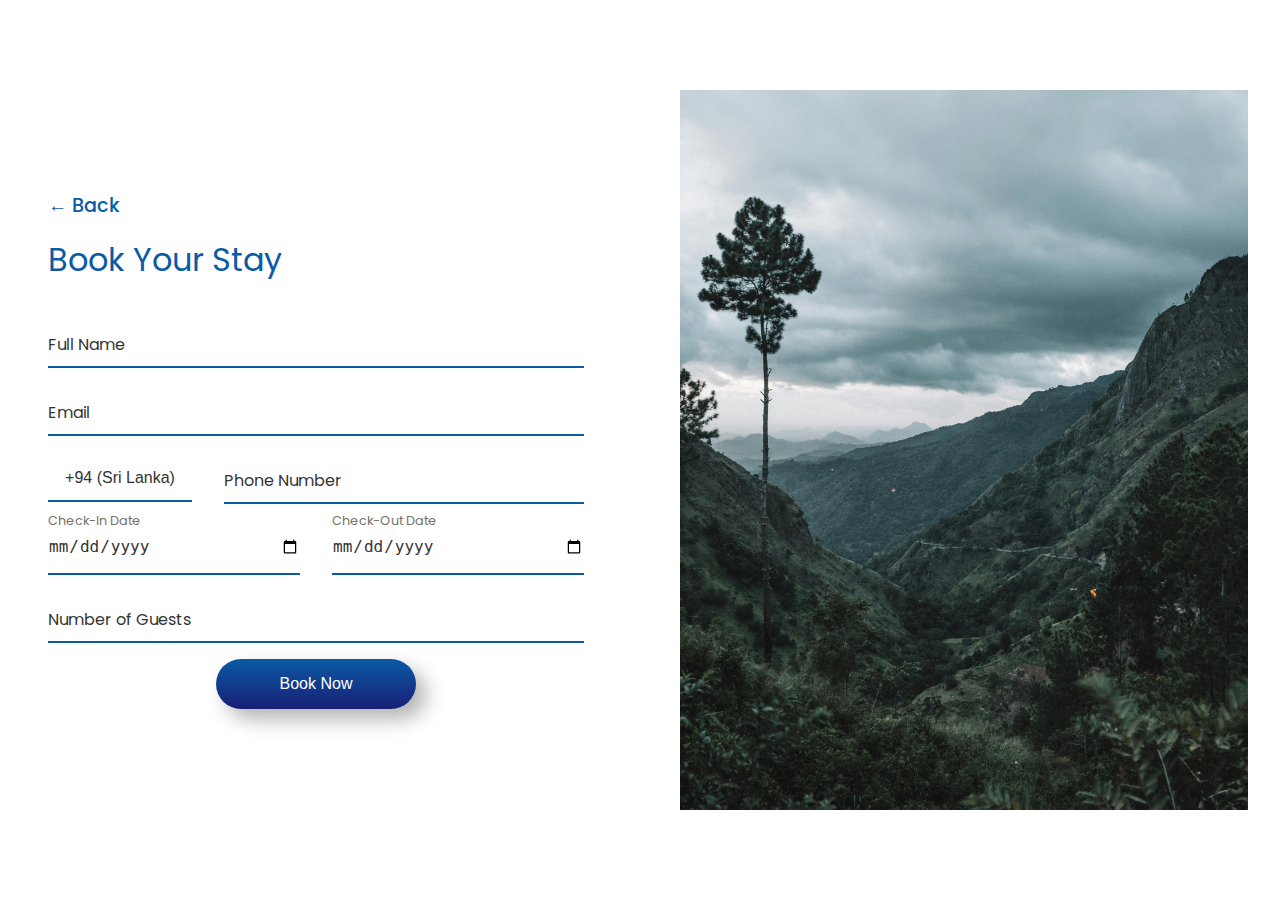
<file: booknow.html>
<!DOCTYPE html>
<html lang="en">
<head>
    <meta charset="UTF-8" />
    <meta name="viewport" content="width=device-width, initial-scale=1.0" />
    <link rel="stylesheet" href="booknow.css" />
    <title>Rayal Park | Book Now</title>
</head>
<body>
    <div class="container">
        <div class="content">
            
            <div class="back-arrow" onclick="goBack()">
                &#8592; Back
            </div>

            
            <h1>Book Your Stay</h1>
            <form action="#" id="form">
                <div class="input__group">
                    <input type="text" id="name" name="name" placeholder=" " />
                    <label for="name">Full Name</label>
                    <span class="error__field"></span>
                </div>
                <div class="input__group">
                    <input type="email" id="email" name="email" placeholder=" " />
                    <label for="email">Email</label>
                    <span class="error__field"></span>
                </div>
                <div class="input__row">
                    <div class="input__group phone__code">
                        <select id="countryCode" name="countryCode">

                            <option value="+94">+94 (Sri Lanka)</option>
                            <option value="+61">+61 (Australia)</option>
                            <option value="+32">+32 (Belgium)</option>
                            <option value="+1">+1 (Canada)</option>
                            <option value="+86">+86 (China)</option>
                            <option value="+39">+39 (Italy)</option>
                            <option value="+81">+81 (Japan)</option>
                            <option value="+31">+31 (Netherlands)</option>
                            <option value="+64">+64 (New Zealand)</option>
                            <option value="+7">+7 (Russia)</option>
                            <option value="+65">+65 (Singapore)</option>
                            <option value="+82">+82 (South Korea)</option>
                            <option value="+34">+34 (Spain)</option>
                            <option value="+268">+268 (Swaziland)</option>
                            <option value="+46">+46 (Sweden)</option>
                            <option value="+41">+41 (Switzerland)</option>
                            <option value="+66">+66 (Thailand)</option>
                            <option value="+90">+90 (Turkey)</option>
                            <option value="+380">+380 (Ukraine)</option>
                            <option value="+971">+971 (United Arab Emirates)</option>
                            <option value="+44">+44 (United Kingdom)</option>
                            <option value="+1">+1 (United States)</option>
                            
                        </select>
                        <span class="error__field"></span>
                    </div>
                    <div class="input__group phone__number">
                        <input type="tel" id="phone" name="phone" placeholder=" " />
                        <label for="phone">Phone Number</label>
                        <span class="error__field"></span>
                    </div>
                </div>
                <div class="input__row">
                    <div class="input__group">
                        <input type="date" id="checkin" name="checkin" placeholder=" " />
                        <label for="checkin">Check-In Date</label>
                        <span class="error__field"></span>
                    </div>
                    <div class="input__group">
                        <input type="date" id="checkout" name="checkout" placeholder=" " />
                        <label for="checkout">Check-Out Date</label>
                        <span class="error__field"></span>
                    </div>
                </div>
                <div class="input__group">
                    <input type="number" id="guests" name="guests" min="1" placeholder=" " />
                    <label for="guests">Number of Guests</label>
                    <span class="error__field"></span>
                </div>
                <button type="submit">Book Now</button>
            </form>
        </div>
        <div class="image"></div>
    </div>

    <script src="booknow.js"></script>
    <script>
        
        function goBack() {
            window.history.back();
        }
    </script>
</body>
</html>
</file>
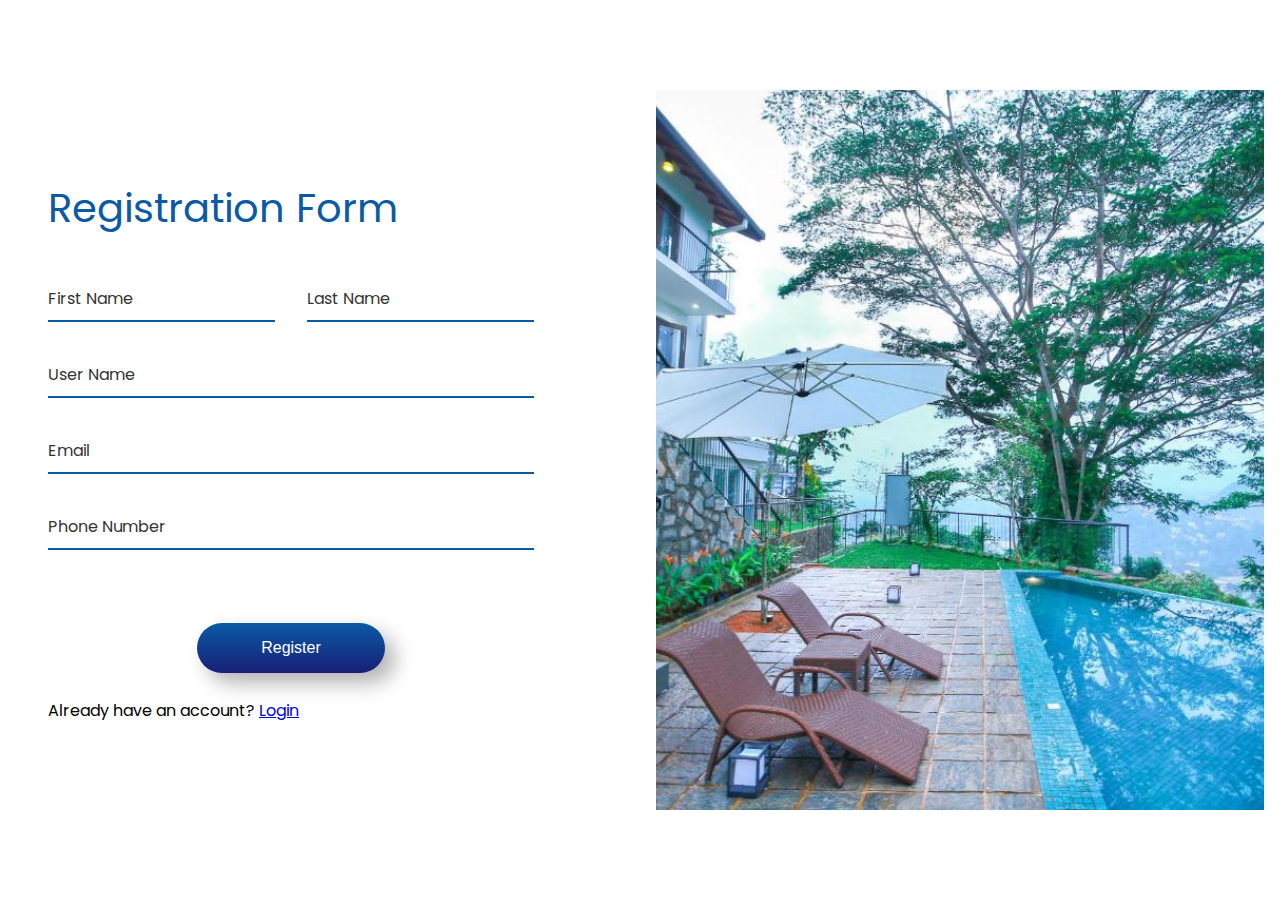
<file: register.html>
<!DOCTYPE html>
<html lang="en">
  <head>
    <meta charset="UTF-8" />
    <meta name="viewport" content="width=device-width, initial-scale=1.0" />
    <link rel="stylesheet" href="register.css" />
    <title>Web Design Mastery | Registration Page</title>
  </head>
  <body>
    <div class="container">
      <div class="content">
        <h1>Registration Form</h1>
        <form action="#" id="form">
          <div class="input__row">
            <div class="input__group">
              <input
                type="text"
                id="firstname"
                name="firstname"
                placeholder=" "
              />
              <label for="firstname">First Name</label>
              <span class="error__field"></span>
            </div>
            <div class="input__group">
              <input
                type="text"
                id="lastname"
                name="lastname"
                placeholder=" "
              />
              <label for="lastname">Last Name</label>
              <span class="error__field"></span>
            </div>
          </div>
          <div class="input__group">
            <input type="text" id="username" name="username" placeholder=" " />
            <label for="username">User Name</label>
            <span class="error__field"></span>
          </div>
          <div class="input__group">
            <input type="text" id="email" name="email" placeholder=" " />
            <label for="email">Email</label>
            <span class="error__field"></span>
          </div>
          <div class="input__group">
            <input type="text" id="phone" name="phone" placeholder=" " />
            <label for="phone">Phone Number</label>
            <span class="error__field"></span>
          </div>
          <br>
          <button type="submit">Register</button>
        </form>
        <br>
        <div class="login">
          Already have an account? <a href="login.html">Login</a>
        </div>
      </div>
      <div class="image"></div>
    </div>

    <script src="register.js"></script>
  </body>
</html>
</file>
<file: booknow.css>
@import url("https://fonts.googleapis.com/css2?family=Poppins:wght@400;500;600&display=swap");

:root {
    --primary-color: #0a5aa5;
    --primary-color-dark: #181f75;
    --text-dark: #333333;
    --text-light: #767368;
    --white: #ffffff;
}

* {
    padding: 0;
    margin: 0;
    box-sizing: border-box;
}

body {
    font-family: "Poppins", sans-serif;
}

.container {
    min-height: 100vh;
    display: grid;
    grid-template-columns: repeat(2, 1fr);
    align-items: center;
    gap: 1rem;
}

.content {
    margin: 1rem;
    padding: 2rem;
    width: 100%;
    max-width: 600px;
}

.logo {
    margin-bottom: 2rem;
    display: flex;
    align-items: center;
    gap: 1rem;
    font-size: 1.2rem;
    font-weight: 600;
    color: var(--primary-color);
}

.logo img {
    max-width: 40px;
}

.content h1 {
    margin-bottom: 2rem;
    font-size: 2rem;
    font-weight: 400;
    color: var(--primary-color);
}

.content form {
    display: grid;
    gap: 1rem;
}

.input__row {
    display: flex;
    align-items: center;
    gap: 2rem;
}

.input__group {
    width: 100%;
    position: relative;
}

.input__group input,
.phone__code select {
    width: 100%;
    padding: 1rem 0;
    font-size: 1rem;
    color: var(--text-dark);
    outline: none;
    border: none;
    border-bottom: 2px solid var(--primary-color);
    background-color: var(--white);
}

.phone__code {
    width: 40%; 
    max-width: 180px; 
}

.phone__code select {
    width: 100%;
    padding: 0.9rem;
    border-bottom: 2px solid var(--primary-color);
    background-color: var(--white);
    cursor: pointer;
    appearance: none; 
    text-align-last: center; 
}

.input__group.error input,
.phone__code.error select {
    border-color: red;
}

.input__group label {
    position: absolute;
    top: 1rem;
    left: 0;
    font-size: 1rem;
    color: var(--text-dark);
    pointer-events: none;
    transition: 0.3s;
}

.input__group input:focus ~ label,
.input__group input:not(:placeholder-shown) ~ label {
    font-size: 0.8rem;
    top: -0.5rem;
    color: var(--text-light);
}

.input__group .error__field,
.phone__code .error__field {
    position: absolute;
    left: 0;
    bottom: -22px;
    font-size: 0.8rem;
    color: red;
}

.content button {
    max-width: fit-content;
    margin: auto;
    padding: 1rem 4rem;
    outline: none;
    border: none;
    font-size: 1rem;
    font-weight: 500;
    color: var(--white);
    background-image: linear-gradient(
        to bottom,
        var(--primary-color),
        var(--primary-color-dark)
    );
    border-radius: 5rem;
    box-shadow: 10px 10px 20px rgba(0, 0, 0, 0.3);
    cursor: pointer;
}

.image {
    height: 80%;
    margin: 2rem;
    background-image: url("assets/background.jpg");
    background-size: cover;
    background-position: center center;
    background-repeat: no-repeat;
}


.back-arrow {
    font-size: 1.2rem;
    color: var(--primary-color);
    margin-bottom: 1rem;
    cursor: pointer;
    font-weight: 500;
    display: inline-block;
    transition: color 0.3s;
}

.back-arrow:hover {
    color: var(--primary-color-dark);
}
</file>
<file: register.css>
@import url("https://fonts.googleapis.com/css2?family=Poppins:wght@400;500;600&display=swap");

:root {
  --primary-color: #0a5aa5;
  --primary-color-dark: #181f75;
  --text-dark: #333333;
  --text-light: #767368;
  --white: #ffffff;
}

* {
  padding: 0;
  margin: 0;
  box-sizing: border-box;
}

body {
  font-family: "Poppins", sans-serif;
}

.container {
  min-height: 100vh;
  display: grid;
  grid-template-columns: repeat(2, 1fr);
  align-items: center;
  gap: 1rems;
}

.content {
  margin: 1rem;
  padding: 2rem;
  width: 100%;
  max-width: 550px;
}


.content h1 {
  margin-bottom: 2rem;
  font-size: 2.5rem;
  font-weight: 400;
  color: var(--primary-color);
}

.content form {
  display: grid;
  gap: 1.5rem;
}

.input__row {
  display: flex;
  align-items: center;
  gap: 2rem;
}

.input__group {
  width: 100%;
  position: relative;
}

.input__group input {
  width: 100%;
  padding: 1rem 0;
  font-size: 1rem;
  color: var(--text-dark);
  outline: none;
  border: none;
  border-bottom: 2px solid var(--primary-color);
}

.input__group.error input {
  border-color: red;
}

.input__group label {
  position: absolute;
  top: 1rem;
  left: 0;
  font-size: 1rem;
  color: var(--text-dark);
  pointer-events: none;
  transition: 0.3s;
}

.input__group input:focus ~ label,
.input__group input:not(:placeholder-shown) ~ label {
  font-size: 0.8rem;
  top: -0.5rem;
  color: var(--text-light);
}

.input__group .error__field {
  position: absolute;
  left: 0;
  bottom: -22px;
  font-size: 0.8rem;
  color: red;
}

.content button {
  max-width: fit-content;
  margin: auto;
  padding: 1rem 4rem;
  outline: none;
  border: none;
  font-size: 1rem;
  font-weight: 500;
  color: var(--white);
  background-image: linear-gradient(
    to bottom,
    var(--primary-color),
    var(--primary-color-dark)
  );
  border-radius: 5rem;
  box-shadow: 10px 10px 20px rgba(0, 0, 0, 0.3);
  cursor: pointer;
}

.image {
  height: 80%;
  margin: 1rem;
  background-image: url("assets/111.jpg");
  background-size: cover;
  background-position: center center;
  background-repeat: no-repeat;
}
</file>
